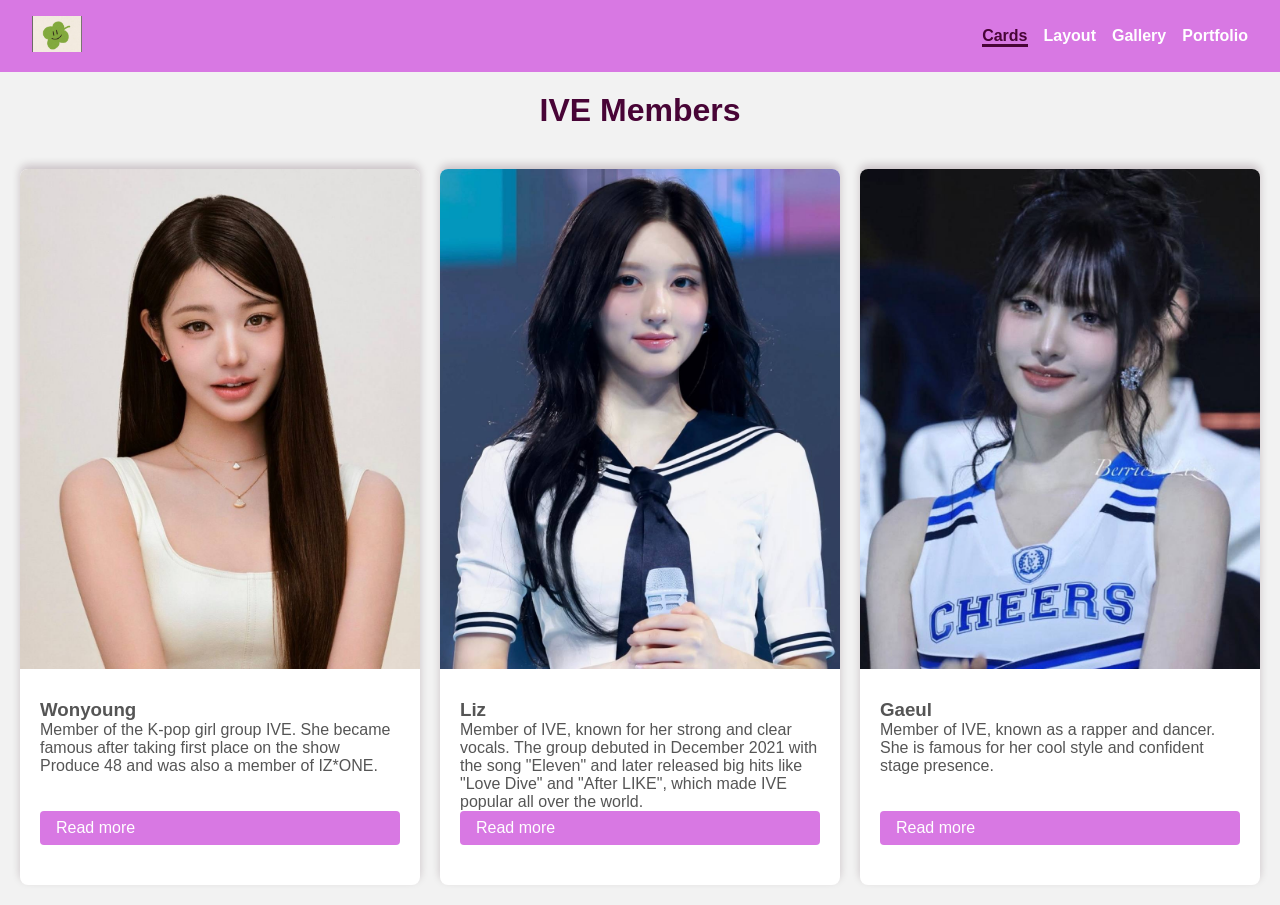
<file: index.html>
<!DOCTYPE html>
<html lang="en">
<head>
    <meta charset="UTF-8">
    <meta name="viewport" content="width=device-width, initial-scale=1.0">
    <title>Assignment 2 Flexbox</title>
    <link rel="stylesheet" href="styles.css">  
</head>
<body>
    <header class="navbar">
            <div class="logo">
            <img src="images/logo.jpg" alt="logotype">
            </div>
            <nav>
                <ul class="nav-links">
                    <li><a href="index.html" class="active">Cards</a></li>
                    <li><a href="Layout.html">Layout</a></li>
                    <li><a href="Gallery.html">Gallery</a></li>
                    <li><a href="Portfolio.html">Portfolio</a></li>
                </ul>  
            </nav>
    </header>
    <main>
         <h1 class="page-title">IVE Members</h1>

    <section class="cards">
        <div class="card">
            <img src="images/card1.jpg" alt="Wonyoung">
            <div class="card-body">
                <h3>Wonyoung</h3>
                <p>Member of the K-pop girl group IVE. She became famous after taking first place on the show Produce 48 and was also a member of IZ*ONE.</p>
                <a href="#" class="btn">Read more</a>
            </div>
        </div>

        <div class="card">
            <img src="images/card2.jpg" alt="Liz">
            <div class="card-body">
                <h3>Liz</h3>
                <p>Member of IVE, known for her strong and clear vocals. The group debuted in December 2021 with the song "Eleven" and later released big hits like "Love Dive" and "After LIKE", which made IVE popular all over the world.</p>
                <a href="#" class="btn">Read more</a>
            </div>
        </div>

        <div class="card">
            <img src="images/card3.jpg" alt="Gaeul">
            <div class="card-body">
                <h3>Gaeul</h3>
                <p>Member of IVE, known as a rapper and dancer. She is famous for her cool style and confident stage presence.</p>
                <a href="#" class="btn">Read more</a>
            </div>
        </div>
    </section>
    </main>
</body>
</html>
</file>
<file: styles.css>
*{
    margin: 0;
    padding: 0;
    box-sizing: border-box;
}
body
{
    font-family: Arial, Helvetica, sans-serif, sans-serif;
    background-color: #f2f2f2;
}
.navbar {
    display: flex;
    justify-content: space-between;
    align-items: center;
    padding: 16px 32px; 
    background-color: #d878e3;
}
.nav-links {
    display: flex;
    list-style: none;
    gap: 12px 16px;
}
.nav-links li a {
    text-decoration: none;
    color: #fff;
    font-weight: bold;
    border-bottom: 3px solid transparent;
}
.logo img {
    width: 50px;
    height: auto;
}
.nav-links li a:hover {
    color: #480436;
}
.cards {
    display: flex;
    justify-content: center;
    gap: 20px;
    padding: 20px;
}
.card {
    flex: 1;
    display: flex;
    flex-direction: column;
    background-color: #fff;
    border-radius: 8px;
    overflow: hidden;
    box-shadow: 0px -4px 8px rgba(44, 3, 24, 0.2);
    transition: transform 0.3s ease, box-shadow 0.3s ease;
}
.card img {
    width: 100%;
    height: 500px;
    object-fit: cover;
    object-position: center;
}
.nav-links li a.active {
    color: #480436;
    border-bottom: 3px solid #480436;
}
.page-title {
    text-align: center;
    margin: 20px 0;
    color: #480436;
}
.card-body {
    flex: 1;
    display: flex;
    flex-direction: column;
    padding: 20px;
    margin: 10px 0 20px;
    color: #555;
}
.btn {
    display: inline-block;
    padding: 8px 16px;
    margin-top: auto;
    background-color: #d878e3;
    color: #fff;
    text-decoration: none;
    border-radius: 4px;
    transition: background-color 0.3s ease;
}
.btn:hover {
    background-color: #480436;
}
.card:hover {
    transform: translateY(-8px);
    box-shadow: 0px 8px 16px rgba(44, 3, 24, 0.2);
}
@media (max-width: 768px) {
    .cards {
        flex-direction: column;
    }
}
</file>
